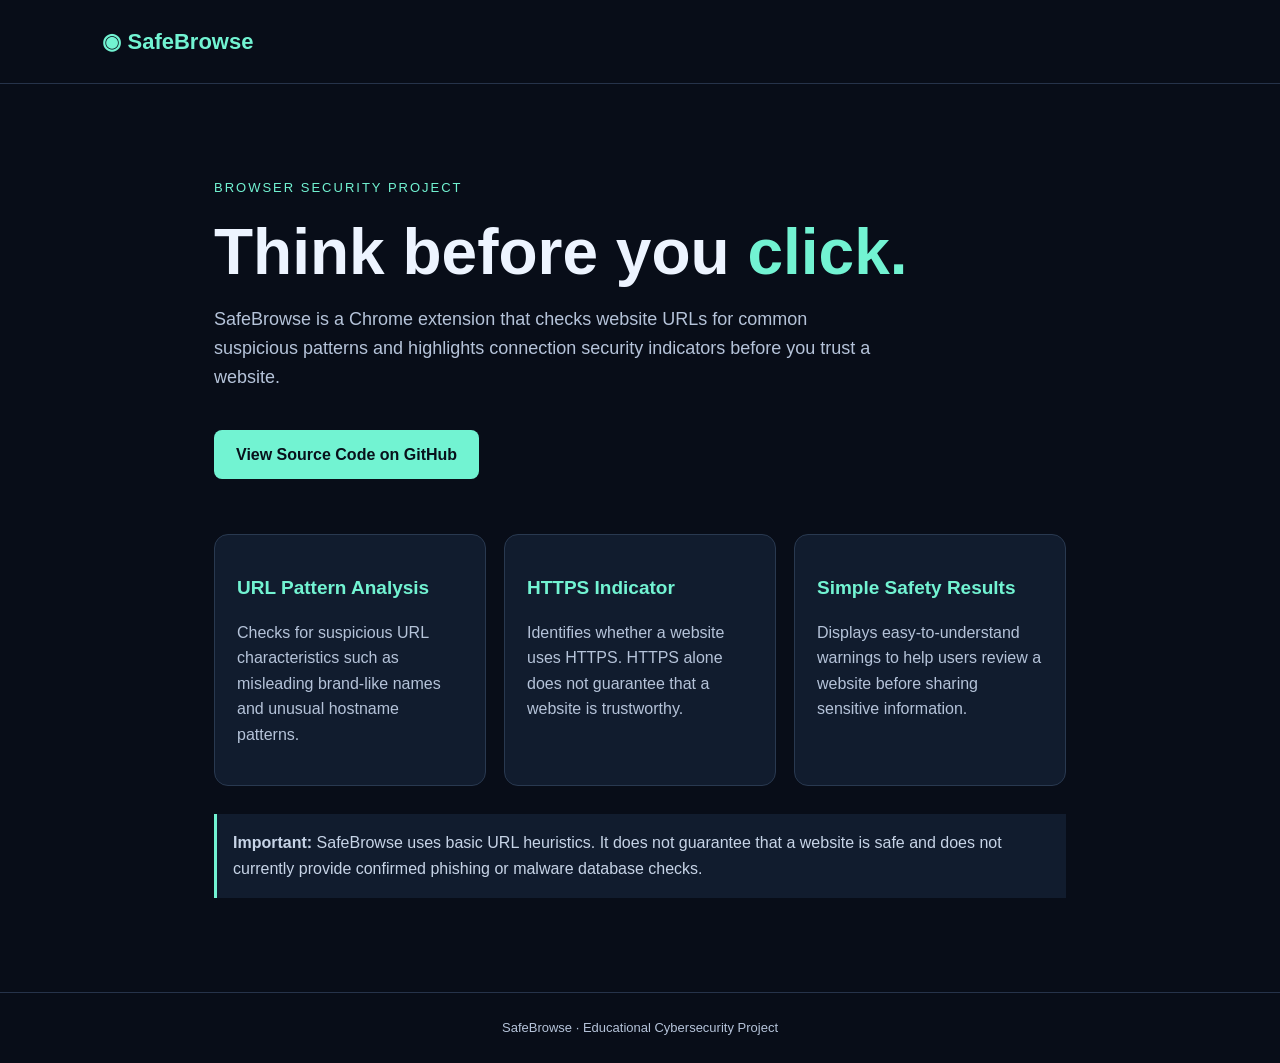
<file: index.html>
<!DOCTYPE html>
<html lang="en">
<head>
  <meta charset="UTF-8">
  <meta name="viewport" content="width=device-width, initial-scale=1.0">
  <title>SafeBrowse | Website Safety Checker</title>
  <meta name="description" content="SafeBrowse is a Chrome extension that checks websites for suspicious URL patterns and connection security indicators.">
  <style>
    * { box-sizing: border-box; }
    body {
      margin: 0;
      font-family: Arial, sans-serif;
      background: #080d18;
      color: #edf4ff;
      line-height: 1.6;
    }
    header {
      padding: 24px 8%;
      border-bottom: 1px solid #26334a;
      color: #72f3d2;
      font-size: 22px;
      font-weight: bold;
    }
    main {
      max-width: 900px;
      margin: 70px auto;
      padding: 24px;
    }
    .tag {
      color: #72f3d2;
      letter-spacing: 2px;
      font-size: 13px;
    }
    h1 {
      font-size: clamp(38px, 7vw, 64px);
      line-height: 1.1;
      margin: 18px 0;
    }
    h1 span { color: #72f3d2; }
    .intro {
      color: #b5c3d9;
      font-size: 18px;
      max-width: 680px;
    }
    .button {
      display: inline-block;
      margin-top: 20px;
      padding: 12px 22px;
      border-radius: 8px;
      background: #72f3d2;
      color: #08111b;
      text-decoration: none;
      font-weight: bold;
    }
    .cards {
      display: grid;
      grid-template-columns: repeat(auto-fit, minmax(220px, 1fr));
      gap: 18px;
      margin-top: 55px;
    }
    .card {
      background: #111c2e;
      border: 1px solid #293950;
      border-radius: 14px;
      padding: 22px;
    }
    .card h2 { color: #72f3d2; font-size: 19px; }
    .card p, footer { color: #b5c3d9; }
    .notice {
      margin-top: 28px;
      padding: 16px;
      border-left: 3px solid #72f3d2;
      background: #111c2e;
      color: #c7d4e7;
    }
    footer {
      text-align: center;
      padding: 25px;
      border-top: 1px solid #26334a;
      font-size: 13px;
    }
  </style>
</head>
<body>
  <header>◉ SafeBrowse</header>
  <main>
    <div class="tag">BROWSER SECURITY PROJECT</div>
    <h1>Think before you <span>click.</span></h1>
    <p class="intro">
      SafeBrowse is a Chrome extension that checks website URLs
      for common suspicious patterns and highlights connection
      security indicators before you trust a website.
    </p>

    <a class="button"
       href="https://github.com/yadagiriagala9347-a11y/SafeBrowse">
       View Source Code on GitHub
    </a>

    <section class="cards">
      <article class="card">
        <h2>URL Pattern Analysis</h2>
        <p>Checks for suspicious URL characteristics such as
        misleading brand-like names and unusual hostname patterns.</p>
      </article>
      <article class="card">
        <h2>HTTPS Indicator</h2>
        <p>Identifies whether a website uses HTTPS. HTTPS alone
        does not guarantee that a website is trustworthy.</p>
      </article>
      <article class="card">
        <h2>Simple Safety Results</h2>
        <p>Displays easy-to-understand warnings to help users
        review a website before sharing sensitive information.</p>
      </article>
    </section>

    <div class="notice">
      <strong>Important:</strong> SafeBrowse uses basic URL heuristics.
      It does not guarantee that a website is safe and does not
      currently provide confirmed phishing or malware database checks.
    </div>
  </main>

  <footer>SafeBrowse · Educational Cybersecurity Project</footer>
</body>
</html>
</file>
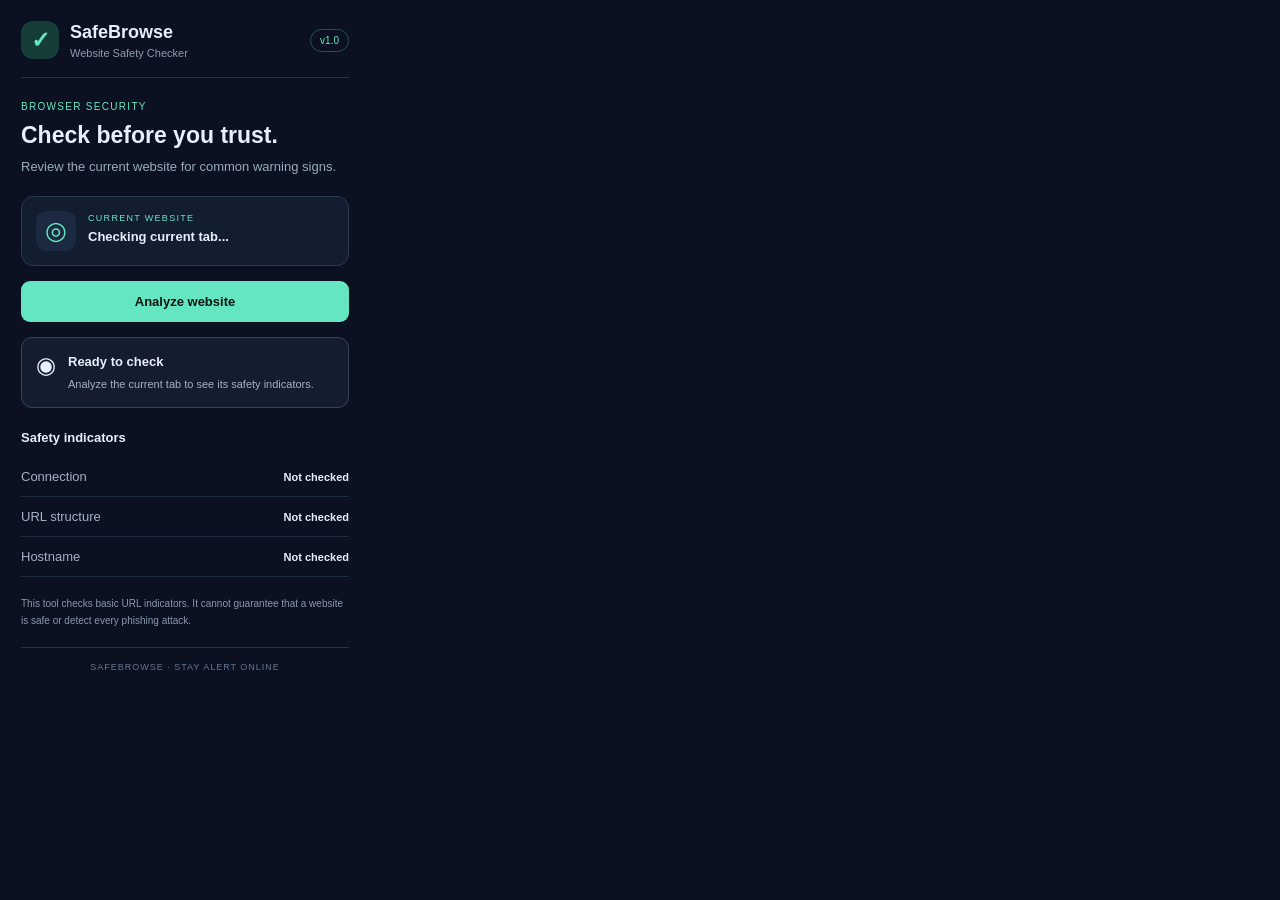
<file: popup.html>
<!DOCTYPE html>
<html lang="en">
<head>
  <meta charset="UTF-8">
  <meta name="viewport" content="width=device-width, initial-scale=1">
  <title>SafeBrowse</title>
  <link rel="stylesheet" href="popup.css">
</head>
<body>
  <main class="app">
    <header>
      <div class="brand">
        <span class="shield">✓</span>
        <div>
          <h1>SafeBrowse</h1>
          <p>Website Safety Checker</p>
        </div>
      </div>
      <span class="version">v1.0</span>
    </header>

    <section class="intro">
      <p class="eyebrow">BROWSER SECURITY</p>
      <h2>Check before you trust.</h2>
      <p>Review the current website for common warning signs.</p>
    </section>

    <section class="site-card">
      <div class="site-icon">◎</div>
      <div class="site-info">
        <p class="muted">CURRENT WEBSITE</p>
        <p id="siteName" class="site-name">Checking current tab...</p>
        <p id="siteUrl" class="site-url"></p>
      </div>
    </section>

    <button id="checkButton">Analyze website</button>

    <section id="result" class="result neutral" aria-live="polite">
      <div id="resultIcon" class="result-icon">◉</div>
      <div>
        <h3 id="resultTitle">Ready to check</h3>
        <p id="resultText">Analyze the current tab to see its safety indicators.</p>
      </div>
    </section>

    <section class="checks">
      <h3>Safety indicators</h3>
      <div class="check-row">
        <span>Connection</span>
        <strong id="httpsStatus">Not checked</strong>
      </div>
      <div class="check-row">
        <span>URL structure</span>
        <strong id="urlStatus">Not checked</strong>
      </div>
      <div class="check-row">
        <span>Hostname</span>
        <strong id="hostStatus">Not checked</strong>
      </div>
    </section>

    <p class="disclaimer">
      This tool checks basic URL indicators. It cannot guarantee that a
      website is safe or detect every phishing attack.
    </p>
    <footer>SAFEBROWSE · STAY ALERT ONLINE</footer>
  </main>
  <script src="popup.js"></script>
</body>
</html>
</file>
<file: popup.css>
* {
  box-sizing: border-box;
}

body {
  margin: 0;
  width: 370px;
  min-height: 500px;
  background: #0b1120;
  color: #e8eefb;
  font-family: "Segoe UI", Arial, sans-serif;
  font-size: 13px;
}

.app {
  padding: 21px;
}

header,
.brand,
.site-card,
.result,
.check-row {
  display: flex;
  align-items: center;
}

header {
  justify-content: space-between;
  padding-bottom: 18px;
  border-bottom: 1px solid #25334a;
}

.brand {
  gap: 11px;
}

.shield {
  width: 38px;
  height: 38px;
  display: grid;
  place-items: center;
  border-radius: 12px;
  background: #163c37;
  color: #64e6c2;
  font-size: 23px;
  font-weight: bold;
}

h1 {
  margin: 0;
  font-size: 18px;
}

header p,
.intro p,
.site-info p,
.result p {
  margin: 0;
}

.brand p {
  margin-top: 4px;
  color: #8d9bb2;
  font-size: 11px;
}

.version {
  color: #64e6c2;
  border: 1px solid #28534d;
  border-radius: 20px;
  padding: 5px 9px;
  font-size: 10px;
}

.intro {
  padding: 23px 0 18px;
}

.eyebrow,
.muted {
  color: #64e6c2;
  font-size: 10px;
  letter-spacing: 1.3px;
}

.intro h2 {
  margin: 10px 0 8px;
  font-size: 23px;
}

.intro > p:last-child {
  color: #9baac1;
  line-height: 1.6;
}

.site-card {
  gap: 12px;
  padding: 14px;
  background: #121d30;
  border: 1px solid #283951;
  border-radius: 12px;
}

.site-icon {
  width: 40px;
  height: 40px;
  display: grid;
  place-items: center;
  border-radius: 10px;
  background: #1b2a40;
  color: #64e6c2;
  font-size: 25px;
}

.site-info {
  min-width: 0;
}

.site-info .muted {
  font-size: 9px;
  margin-bottom: 6px;
}

.site-name {
  font-weight: 600;
  overflow-wrap: anywhere;
}

.site-url {
  margin-top: 5px !important;
  color: #8d9bb2;
  font-size: 10px;
  overflow-wrap: anywhere;
}

button {
  width: 100%;
  margin: 15px 0;
  padding: 13px;
  border: 0;
  border-radius: 9px;
  background: #64e6c2;
  color: #071610;
  font-weight: bold;
  font-size: 13px;
  cursor: pointer;
}

button:hover {
  background: #82f0d2;
}

button:disabled {
  opacity: 0.6;
  cursor: wait;
}

.result {
  align-items: flex-start;
  gap: 12px;
  padding: 14px;
  border: 1px solid #35445b;
  border-radius: 11px;
  background: #131d2d;
}

.result-icon {
  font-size: 23px;
}

.result h3 {
  margin: 2px 0 7px;
  font-size: 13px;
}

.result p {
  color: #a4b1c6;
  font-size: 11px;
  line-height: 1.6;
}

.result.safe {
  border-color: #286b59;
}

.result.warning {
  border-color: #805c2b;
}

.result.danger {
  border-color: #8b3c49;
}

.checks {
  margin-top: 22px;
}

.checks h3 {
  margin-bottom: 12px;
  font-size: 13px;
}

.check-row {
  justify-content: space-between;
  padding: 12px 0;
  border-bottom: 1px solid #202c40;
}

.check-row span {
  color: #a4b1c6;
}

.check-row strong {
  font-size: 11px;
  text-align: right;
}

.disclaimer {
  margin: 18px 0;
  color: #8998af;
  font-size: 10px;
  line-height: 1.7;
}

footer {
  padding-top: 14px;
  border-top: 1px solid #25334a;
  color: #64758f;
  font-size: 9px;
  letter-spacing: 1px;
  text-align: center;
}
</file>
